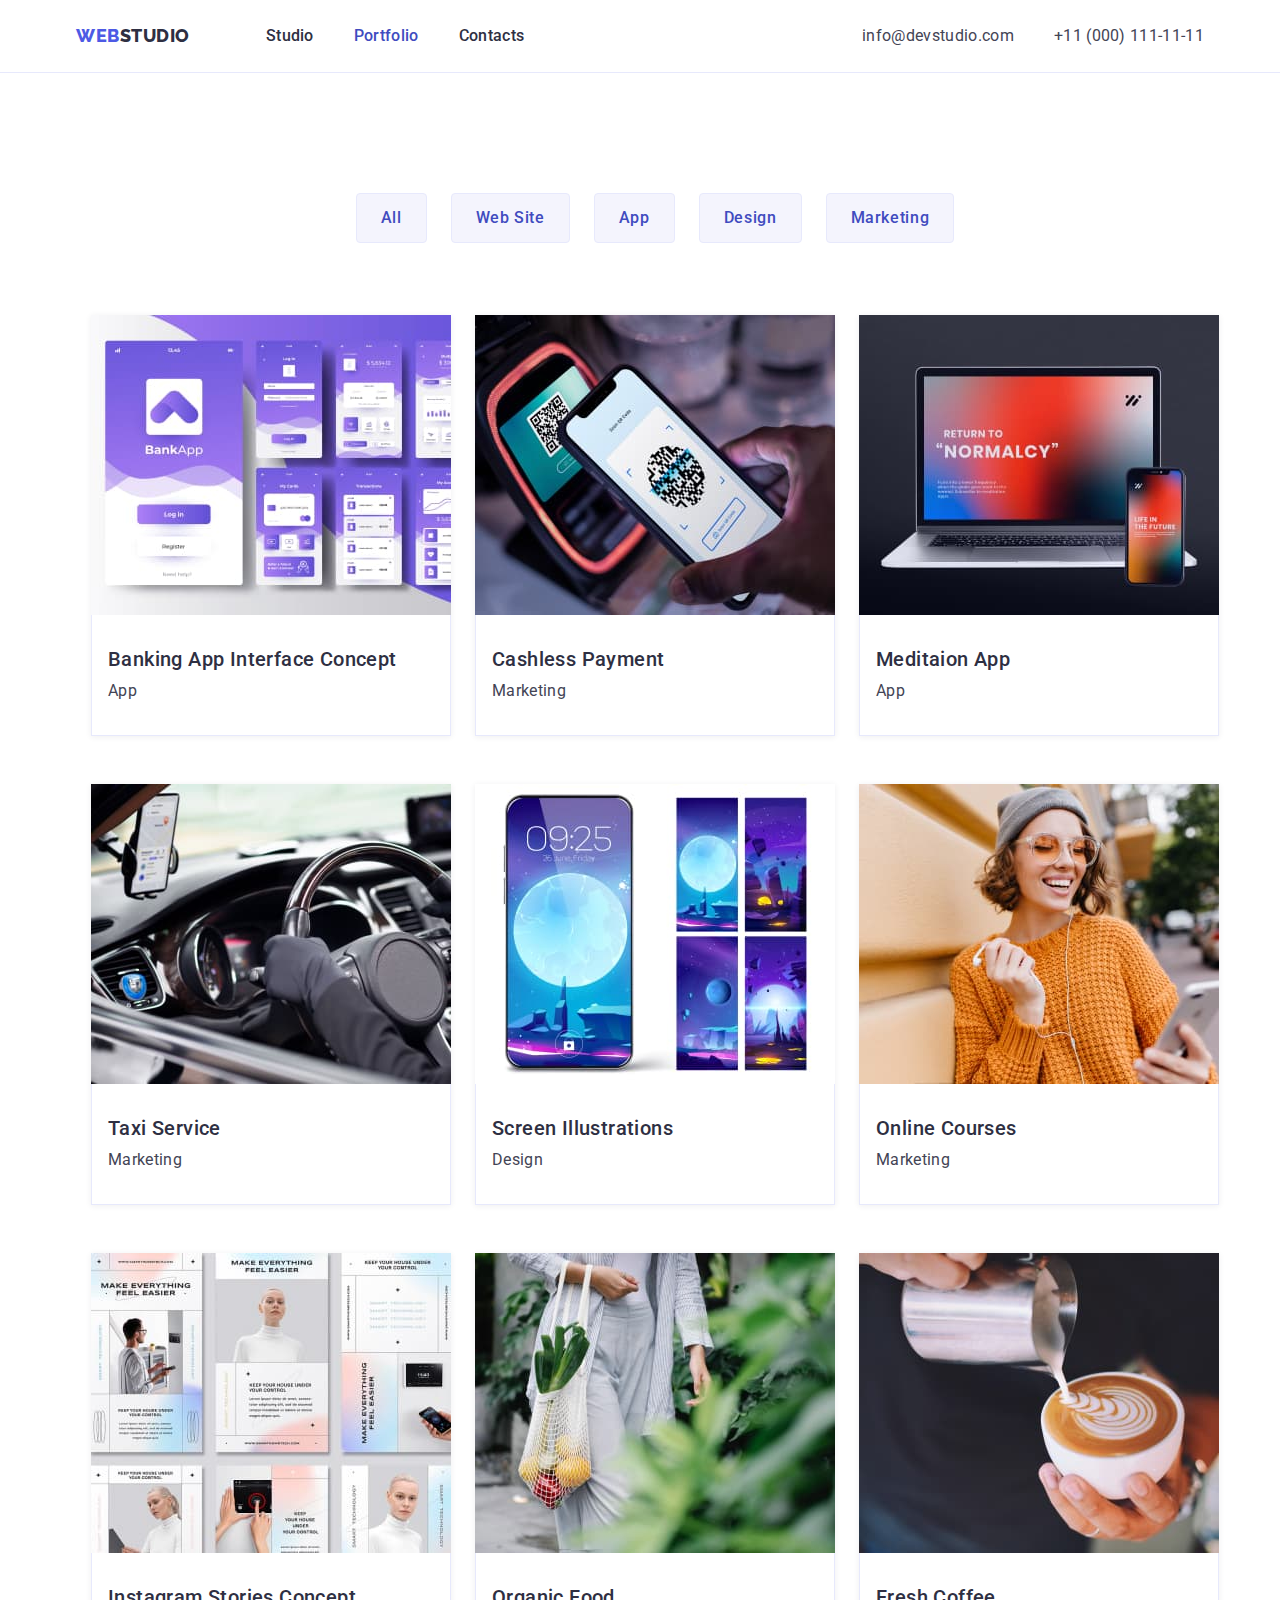
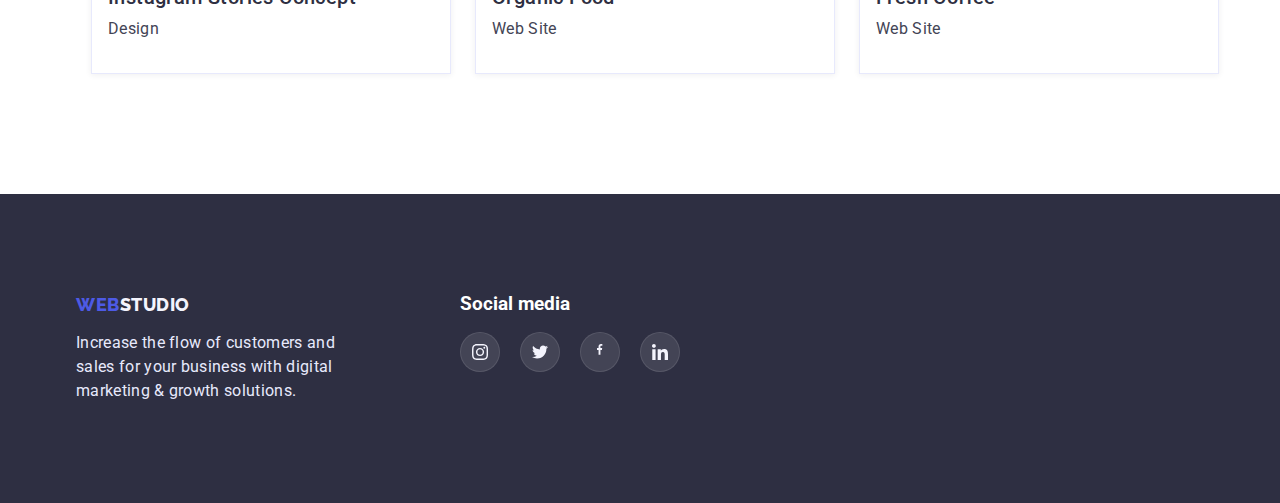
<file: portfolio.html>
<!DOCTYPE html>
<html lang="en">
  <head>
    <meta charset="UTF-8" />
    <meta http-equiv="X-UA-Compatible" content="IE=edge" />
    <meta name="viewport" content="width=device-width, initial-scale=1.0" />
    <title>Portfolio</title>
    <link
      href="https://fonts.googleapis.com/css2?family=Raleway:wght@800&family=Roboto:wght@400;500;700&display=swap"
      rel="stylesheet"
    />
    <link
      rel="stylesheet"
      href="https://cdn.jsdelivr.net/npm/modern-normalize@1.1.0/modern-normalize.min.css"
    />
    <link rel="stylesheet" href="./css/style.css" />
  </head>
  <body>
    <!-- header -->
    <header class="page-header portfolio-header">
      <div class="container page-header-container">
        <nav class="page-nav page-nav-container">
          <a class="link logo logo-header" href="./index.html"
            ><span class="logo-first">Web</span>studio</a
          >
          <ul class="menu list menu-nav-header">
            <li class="menu-item-header">
              <a class="menu-link link" href="./index.html">Studio</a>
            </li>
            <li class="menu-item-header">
              <a class="menu-link link current" href="">Portfolio</a>
            </li>
            <li class="menu-item-header">
              <a class="menu-link link" href="">Contacts</a>
            </li>
          </ul>
        </nav>
        <address class="kontackt">
          <ul class="list kontakt-header-kontainer">
            <li>
              <a class="imail link" href="mailto:info@devstudio.com"
                >info@devstudio.com</a
              >
            </li>
            <li>
              <a class="tel-nummer link" href="tel:+110001111111"
                >+11 (000) 111-11-11</a
              >
            </li>
          </ul>
        </address>
      </div>
    </header>
    <main>
      <!-- secttion-button -->
      <section class="section">
        <div class="container">
          <h1 hidden>Link-button</h1>
          <div class="container portfolio-container-btn-all">
            <ul class="list portfolio-container">
              <li class="portfolio-container-btn">
                <button class="btn btn-portfolio" type="button">All</button>
              </li>
              <li class="portfolio-container-btn">
                <button class="btn btn-portfolio" type="button">
                  Web Site
                </button>
              </li>
              <li class="portfolio-container-btn">
                <button class="btn btn-portfolio" type="button">App</button>
              </li>
              <li class="portfolio-container-btn">
                <button class="btn btn-portfolio" type="button">Design</button>
              </li>
              <li class="portfolio-container-btn">
                <button class="btn btn-portfolio" type="button">
                  Marketing
                </button>
              </li>
            </ul>
          </div>
          <div class="container portfolio-container-galery">
            <ul class="list portfolio-img-container">
              <li class="portfolio-img-cart">
                <img
                  class="img-card-content"
                  src="./images/images-portfolio/banking-app-interface-concept.jpg"
                  alt="banking software screenshot"
                  width="360"
                  height="300"
                />
                <div class="img-card-content-text">
                  <h2 class="title-card-content">
                    Banking App Interface Concept
                  </h2>
                  <p class="text-card-content">App</p>
                </div>
              </li>
              <li class="portfolio-img-cart">
                <img
                  class="img-card-content"
                  src="./images/images-portfolio/cashless-payment.jpg"
                  alt="phone reads the QR code"
                  width="360"
                  height="300"
                />
                <div class="img-card-content-text">
                  <h2 class="title-card-content">Cashless Payment</h2>
                  <p class="text-card-content">Marketing</p>
                </div>
              </li>
              <li class="portfolio-img-cart">
                <img
                  class="img-card-content"
                  src="./images/images-portfolio/meditaion-app.jpg"
                  alt="laptop"
                  width="360"
                  height="300"
                />
                <div class="img-card-content-text">
                  <h2 class="title-card-content">Meditaion App</h2>
                  <p class="text-card-content">App</p>
                </div>
              </li>
              <li class="portfolio-img-cart">
                <img
                  class="img-card-content"
                  src="./images/images-portfolio/taxi-service.jpg"
                  alt="drever at the wheel"
                  width="360"
                  height="300"
                />
                <div class="img-card-content-text">
                  <h2 class="title-card-content">Taxi Service</h2>
                  <p class="text-card-content">Marketing</p>
                </div>
              </li>
              <li class="portfolio-img-cart">
                <img
                  class="img-card-content"
                  src="./images/images-portfolio/screen-illustrations.jpg"
                  alt="phone home screensaver"
                  width="360"
                  height="300"
                />
                <div class="img-card-content-text">
                  <h2 class="title-card-content">Screen Illustrations</h2>
                  <p class="text-card-content">Design</p>
                </div>
              </li>
              <li class="portfolio-img-cart">
                <img
                  class="img-card-content"
                  src="./images/images-portfolio/online-courses.jpg"
                  alt="gerl with headphones"
                  width="360"
                  height="300"
                />
                <div class="img-card-content-text">
                  <h2 class="title-card-content">Online Courses</h2>
                  <p class="text-card-content">Marketing</p>
                </div>
              </li>
              <li class="portfolio-img-cart">
                <img
                  class="img-card-content"
                  src="./images/images-portfolio/instagram-stories-concept.jpg"
                  alt="pictures from Instagam"
                  width="360"
                  height="300"
                />
                <div class="img-card-content-text">
                  <h2 class="title-card-content">Instagram Stories Concept</h2>
                  <p class="text-card-content">Design</p>
                </div>
              </li>
              <li class="portfolio-img-cart">
                <img
                  class="img-card-content"
                  src="./images/images-portfolio/organic-food.jpg"
                  alt="woman with vegetables"
                  width="360"
                  height="300"
                />
                <div class="img-card-content-text">
                  <h2 class="title-card-content">Organic Food</h2>
                  <p class="text-card-content">Web Site</p>
                </div>
              </li>
              <li class="portfolio-img-cart">
                <img
                  class="img-card-content"
                  src="./images/images-portfolio/fresh-coffee.jpg"
                  alt="cup of coffee"
                  width="360"
                  height="300"
                />
                <div class="img-card-content-text">
                  <h2 class="title-card-content">Fresh Coffee</h2>
                  <p class="text-card-content">Web Site</p>
                </div>
              </li>
            </ul>
          </div>
        </div>
      </section>
    </main>
    <!-- footer -->
    <footer class="footer">
      <div class="container footer-container">
        <div class="footer-logo">
          <a class="link logo" href="./index.html"
            ><span class="logo-first">Web</span
            ><span class="logo-second">studio</span></a
          >
          <p class="text-footer">
            Increase the flow of customers and sales for your business with
            digital marketing & growth solutions.
          </p>
        </div>

        <div class="footer-social">
          <h3 class="footer-title">Social media</h3>
          <ul class="list">
            <li class="footer-list">
              <a class="footer-link" href="" rel="noopener noreferrer"
                ><svg class="footer-icon" width="16" height="16">
                  <use
                    href="./images/deco-elements/sprite.svg.svg#icon-instagramsvg"
                  ></use></svg
              ></a>
            </li>
            <li class="footer-list">
              <a href="" class="footer-link" rel="noopener noreferrer"
                ><svg class="footer-icon" width="16" height="16">
                  <use
                    href="./images/deco-elements/sprite.svg.svg#icon-twittersvg"
                  ></use></svg
              ></a>
            </li>
            <li class="footer-list">
              <a class="footer-link" href="" rel="noopener noreferrer"
                ><svg class="footer-icon" width="16" height="16">
                  <use
                    href="./images/deco-elements/sprite.svg.svg#icon-facebooksvg"
                  ></use></svg
              ></a>
            </li>
            <li class="footer-list">
              <a class="footer-link" href="" rel="noopener noreferrer"
                ><svg class="footer-icon" width="16" height="16">
                  <use
                    href="./images/deco-elements/sprite.svg.svg#icon-linkedinsvg"
                  ></use></svg
              ></a>
            </li>
          </ul>
        </div>
      </div>
    </footer>
  </body>
</html>
</file>
<file: css/style.css>
.list {
    list-style: none;
}

.link {
    text-decoration: none;
}

:root{
--primary-text-color: #2E2F42;
--secondary-text-color: #434455;
--link-active-text-color: #404BBF;
--button-background: #F4F4FD;
--footer-text-color: #E7E9FC;
--button-mein-background: #4D5AE5;
--mein-background: #FFFFFF;
--hover-customers: #8E8F99;
--footer-social: rgba(255, 255, 255, 0.1);
--footer-social-hover: #31D0AA;
}

body {
font-family: 'Roboto', sans-serif;
font-size: 16px;
background: var(--mein-background);
}

h1,
h2,
h3,
h4,
p {
        margin-top: 0;
        margin-bottom: 0;
}

ul {
        margin-top: 0;
        margin-bottom: 0;
        padding-left: 0;
}

img {
        display: block;
}

button {
        cursor: pointer;
}

.container {
        width: 1158px;
        margin-left: auto;
        margin-right: auto;
        padding: 0 15px;
}

/*======== components======== */
.logo {
    font-family: 'Raleway', sans-serif;
    font-weight: 800;
    font-size: 18px;
    line-height: 1.17;
    display: flex;
    align-items: center;
    letter-spacing: 0.03em;
    text-transform: uppercase;
    color: var(--primary-text-color);
}

.logo-first {
    color: var(--button-mein-background);
}



/*======== /components======== */
/*======== header======== */

.page-header-container,
.page-nav-container,
.menu-nav-header,
.kontakt-header-kontainer {
        display: flex;
        align-items: center;
}

.page-header {
        padding-top: 24px;
        padding-bottom: 24px;
}

.logo-header {
        margin-right: 76px;
}

.menu-item-header:not(:last-child) {
        margin-right: 40px;
}

.kontackt {
        margin-left: auto;
}

.tel-nummer {
        margin-left: 40px;
}

.menu-link {
font-weight: 500;
font-size: 16px;
line-height: 1.5;
letter-spacing: 0.02em;
color: var(--primary-text-color);
}

.imail,
.tel-nummer {
        font-size: 16px;
        font-style: normal;
        line-height: 1.5;
        letter-spacing: 0.02em;
        color: var(--secondary-text-color);
}

.menu-link:hover,
.menu-link:focus {
        color: var(--link-active-text-color);
}

.menu-nav-header .link.current {
color: var(--link-active-text-color);
}

.imail:hover,
.imail:focus,
.tel-nummer:hover,
.tel-nummer:focus {
    color: var(--link-active-text-color);
}

/*======== /header======== */

/*======== overlay======== */
.overlay {
        height: 600px;
        margin-left: auto;
        margin-right: auto;
        max-width: 1440px;
        background-position: center;
        background-repeat: no-repeat;
        background-size: cover;
        background-color: var(--primary-text-color);
        background-image: linear-gradient(rgba(46, 47, 66, 0.7), rgba(46, 47, 66, 0.7)),
        url(../images/deco-elements/people-office.jpg);
}
/*======== /overlay======== */

/*======== hero======== */

.main-title {
        color: var(--mein-background);
        font-weight: 700;
        font-size: 56px;
        line-height: 1.1;

        width: 494px;
        margin-left: auto;
        margin-right: auto;
        text-align: center;
}

.hero {
        background-color: var(--primary-text-color);
        padding-top: 188px;
        padding-bottom: 188px;
}
.btn {
    font-style: normal;
    font-weight: 500;
    font-size: 16px;
    line-height: 1.5;

    padding-top: 16px;
    padding-bottom: 16px;
    padding-left: 32px;
    padding-right: 32px;

    margin-left: auto;
    margin-right: auto;
    margin-top: 48px;

    display: flex;
    align-items: center;
    letter-spacing: 0.04em;

    border: none;
    border-radius: 4px;

    color: var(--mein-background);
    background: var(--button-mein-background);
}

.btn:hover
.btn:focus {
    background: var(--link-active-text-color);
}
/*======== /hero======== */
/*======== about======== */

.section {
      padding: 120px 0;
        
}



.list-about-cotainer {
        display: flex;
        align-items: center;
}

.list-about:not(:last-child) {
        margin-right: 24px;
}



.title-about {
        font-weight: 500;
        font-size: 20px;
        line-height: 1.2;
        letter-spacing: 0.02em;
        color: var(--primary-text-color);
        margin-bottom: 8px;
}
.text {
        font-size: 16px;
        line-height: 1.5;
        letter-spacing: 0.02em;
        color: var(--secondary-text-color);      
}
.list-about::before {
        width: 264px;
        height: 112px;
        margin-bottom: 8px;
        border-radius: 4px;
        content: "";
        background-color: var(--button-background);
        display: block;
        background-position: center;
        background-repeat: no-repeat;
       
}

.about-strategy::before {
        background-image: url(../images/deco-elements/satelit.jpg);  
        background-size: 60px 64px;
}

.about-punctuality::before {
        background-image: url(../images/deco-elements/puncktuality.jpg);
        background-size: 62px 64px;
}

.about-diligence::before {
        background-image: url(../images/deco-elements/diligence.jpg);
        background-size: 64px 50px;
}

.about-technologies::before {
        background-image: url(../images/deco-elements/astronaut.jpg);
        background-size: 64px 64px;
}
/*======== /about======== */

/*======== product======== */

.container-product {
        padding-top: 0;
}

.list-product {
        display: flex;
        justify-content: center;
}
   
.menu-item:not(:last-child) {
        margin-right: 24px;
}

.title-section {
        font-weight: 700;
        font-size: 36px;
        line-height: 1.11;
        text-align: center;
        letter-spacing: 0.02em;
        text-transform: capitalize;
        color: var(--primary-text-color);
        margin-bottom: 72px;
}

.img-product {
    
        background: linear-gradient(0deg, rgba(77, 90, 229, 0.1), rgba(77, 90, 229, 0.1)), url(2368.jpg);
        background-blend-mode: soft-light, normal;
}
/*======== /product======== */

/*======== our team======== */

.our-team {
        background-color: var(--button-background);
}

.our-team-list {
        display: flex;
        justify-content: center;
}

.menu-item-team:not(:last-child) {
        margin-right: 24px;
}

.menu-item-team {
        background-color: var(--mein-background);
}

.name-team-profession {
       padding-top: 32px;
       padding-bottom: 32px; 
box-shadow: 0px 1px 6px rgba(46, 47, 66, 0.08), 0px 1px 1px rgba(46, 47, 66, 0.16), 0px 2px 1px rgba(46, 47, 66, 0.08);
border-radius: 0 0 4px 4px;
}

.name-team {
        font-weight: 500;
        font-size: 20px;
        line-height: 1.2;
        text-align: center;
        letter-spacing: 0.02em;
        color: var(--primary-text-color);
        margin-bottom: 8px;
}

.profession-team {
        font-size: 16px;
        line-height: 1.5;
        text-align: center;
        letter-spacing: 0.02em;
        color: var(--secondary-text-color);
        margin-bottom: 8px;
}

/*=========== svg ===========*/

.social {
        display: flex;
        justify-content: center;
        align-items: center;
        gap: 24px;
}

.social-list {
        display: flex;
        width: 40px;
        height: 40px;
        background-color: var(--button-mein-background);
        border-radius: 50%;
        justify-content: center;
        align-items: center;
}

.social-link {
        display: flex;
        justify-content: center;
        align-items: center;
        width: 40px;
        height: 40px;
}

.social-link:hover,
.social-link:focus {
        border-radius: 50%;
        background-color: var(--link-active-text-color);
}

/*=========== /svg ===========*/

/*======== /our team======== */

/*=========customers========*/

.customers {
        display: flex;
        justify-content: center;
        gap: 24px;
}

.customers-list {
        width: 168px;
        height: 88px;
        align-items: center;
}

.customers-link {
        display: flex;
        justify-content: center;
        align-items: center;
        width: 168px;
        height: 88px;
        color: var(--hover-customers);
        border: 1px solid var(--hover-customers);
        border-radius: 4px;
}

.customers-icon {
        fill: currentColor;
}

.customers-link:hover,
.customers-link:focus {
        border-radius: 4px;
        border: 1px solid var(--link-active-text-color);
        color: var(--link-active-text-color);
}




/*=========customers========*/

/*======== footer======== */

.footer {
        padding-top: 100px;
        padding-bottom: 100px;
        background: var(--primary-text-color);
}

.text-footer {
        font-size: 16px;
        line-height: 1.5;
        letter-spacing: 0.02em;
        color: var(--footer-text-color);
        width: 264px;
        margin-top: 16px;
}

.logo-second {
        color: var(--button-background);
}

.footer-title {
        color: var(--mein-background);
        size: 16px;
}


.footer-container {
        display: flex;
}

.footer-social {
        margin-left: 120px;
}

.footer-list {
        display: inline-flex;
        align-items: center;
        justify-content: center;
        margin-top: 16px;
        margin-right: 16px;
        border: 1px solid var(--footer-social);
        background-color: var(--footer-social);
        width: 40px;
        height: 40px;
        border-radius: 50%;
}


.footer-link {
        width: 40px;
        height: 40px;
        display: flex;
        align-items: center;
        justify-content: center;
}

.footer-link:focus,
.footer-link:hover {
        background-color: var(--footer-social-hover);
        border-radius: 50%;
}

/*======== /footer======== */

/* ========portfolio======== */

.portfolio-header {
        border-bottom: 1px solid var(--footer-text-color);
}



.btn-portfolio {
        border-radius: 4px;
        text-align: center;
        padding-top: 12px;
        padding-left: 24px;
        padding-bottom: 12px;
        padding-right: 24px;
        border: 1px solid var(--footer-text-color);
        color: var(--link-active-text-color);
        background-color: var(--button-background);
        margin-top: 0;

                font-family: inherit;
                font-weight: 500;
                font-size: 16px;
                line-height: 1.5;
                display: flex;
                align-items: center;
                text-align: center;
                letter-spacing: 0.04em;
}



.portfolio-container-btn:not(:last-child) {
        margin-right: 24px;
}

.btn-portfolio:hover,
.btn-portfolio:focus{
    background: var(--link-active-text-color);
    color: var(--mein-background);
box-shadow: 0px 3px 1px rgba(0, 0, 0, 0.1), 0px 2px 1px rgba(0, 0, 0, 0.08), 0px 2px 2px rgba(0, 0, 0, 0.12);
}



/* ========/portfolio======== */

/* ========section-team-card======== */

.portfolio-container {
        display: flex;
        align-items: center;
        justify-content: center;
        margin-bottom: 72px;
}

.portfolio-img-container {
        display: flex;
        flex-wrap: wrap;
}

.portfolio-img-cart {
        width: 360px;
        background-color: var(--mein-background);
        margin-bottom: 48px;
        margin-right: 24px;
        box-shadow: 0px 1px 6px rgba(46, 47, 66, 0.08);
}

.portfolio-img-cart:focus,
.portfolio-img-cart:hover {
        box-shadow: 0px 1px 6px rgba(46, 47, 66, 0.08), 0px 1px 1px rgba(46, 47, 66, 0.16), 0px 2px 1px rgba(46, 47, 66, 0.08);
}

.portfolio-img-cart:nth-child(3n) {
        margin-right: 0;
}

.portfolio-img-cart:nth-last-child(-n+3) {
        margin-bottom: 0;
}

.img-card-content-text {
        border-left: 1px solid var(--footer-text-color);
        border-right: 1px solid var(--footer-text-color);
        border-bottom: 1px solid var(--footer-text-color);
        background-color: var(--mein-background);
        padding-top: 32px;
        padding-bottom: 32px;
        padding-left: 16px;
}


.title-card-content {
        font-weight: 500;
        font-size: 20px;
        line-height: 1.2;
        letter-spacing: 0.02em;
        margin-bottom: 8px;
        color: var(--primary-text-color)
}

.text-card-content {
        font-size: 16px;
        line-height: 1.5;
        letter-spacing: 0.02em;
        color: var(--secondary-text-color);
}


























/* ========section-team-card======== */
</file>
